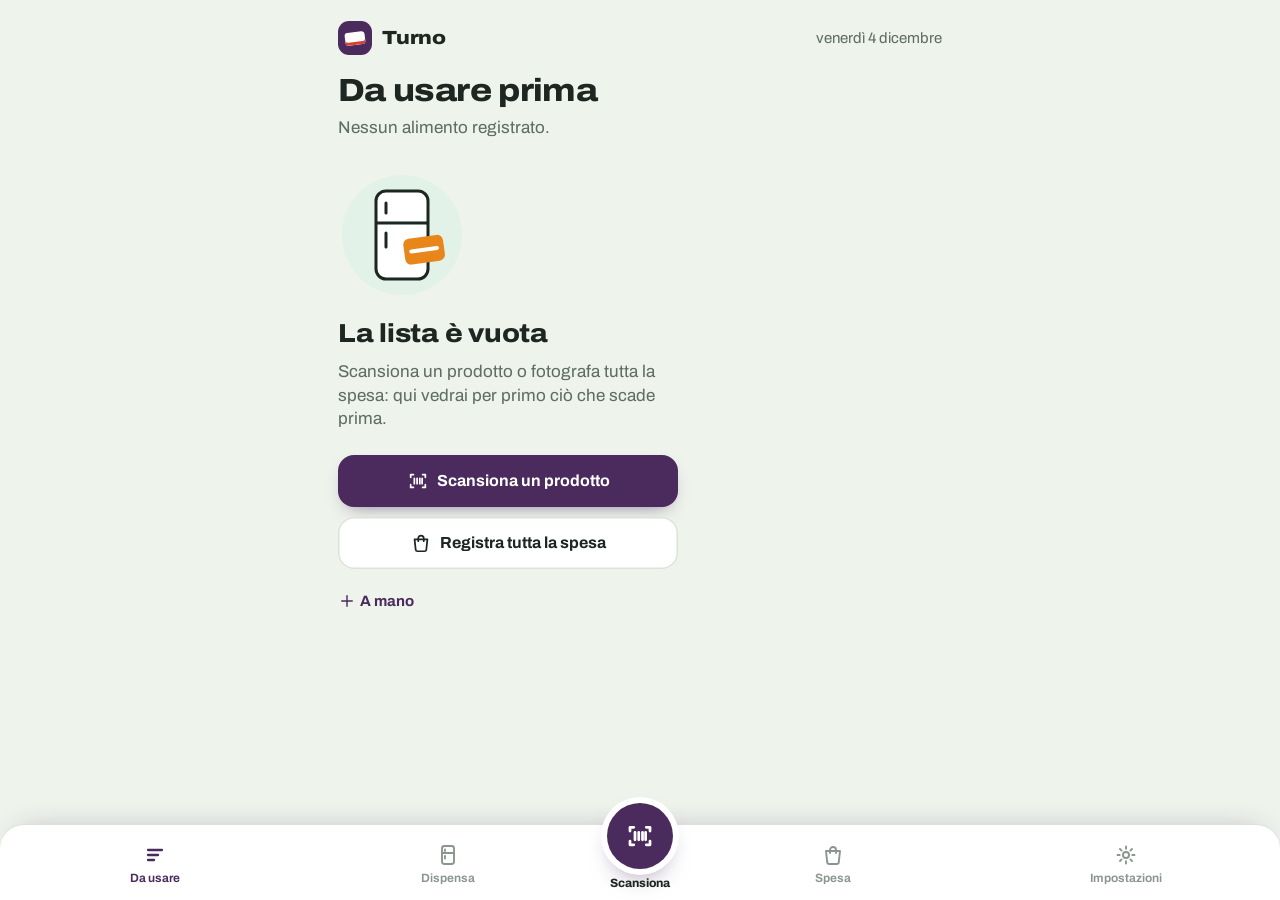
<file: index.html>
<!doctype html>
<html lang="it" data-theme="light">
<head>
  <meta charset="utf-8">
  <meta name="viewport" content="width=device-width, initial-scale=1, viewport-fit=cover">
  <title>Turno</title>
  <meta name="description" content="Scadenze degli alimenti di casa: prima ciò che scade prima.">
  <meta name="theme-color" content="#eef3ec">
  <meta name="apple-mobile-web-app-capable" content="yes">
  <meta name="mobile-web-app-capable" content="yes">
  <meta name="apple-mobile-web-app-status-bar-style" content="default">
  <meta name="apple-mobile-web-app-title" content="Turno">
  <meta name="format-detection" content="telephone=no">
  <link rel="manifest" href="manifest.webmanifest">
  <link rel="icon" href="icons/favicon-64.png" type="image/png" sizes="64x64">
  <link rel="apple-touch-icon" href="icons/apple-touch-icon.png">
  <link rel="preload" href="fonts/archivo.woff2" as="font" type="font/woff2" crossorigin>
  <link rel="stylesheet" href="css/app.css">
  <script type="module" src="js/app.js"></script>
</head>
<body>
  <div id="net" class="net" hidden></div>
  <div id="update" class="update" role="status" hidden></div>
  <main id="view" class="view"></main>
  <nav id="tabbar" class="tabbar" aria-label="Navigazione"></nav>
  <div id="overlay" class="overlay"></div>
  <div id="toast" class="toast" aria-live="polite"></div>
  <noscript>Turno richiede JavaScript attivo.</noscript>
</body>
</html>
</file>
<file: css/app.css>
/* Turno — stile «orto in frigo».
   Fondo salvia chiaro come il cassetto delle verdure, melanzana per le azioni,
   e tre colori di stato presi dall'orto, ognuno con un solo significato:
   pomodoro = scaduto o scade oggi · zucca = entro 3 giorni · basilico = in regola.
   Un'unica famiglia (Archivo) in tre larghezze: larga per i titoli, normale per il testo,
   stretta e pesante per le date sui bollini. */
@font-face {
  font-family: "Archivo";
  src: url("../fonts/archivo.woff2") format("woff2-variations"), url("../fonts/archivo.woff2") format("woff2");
  font-weight: 100 900;
  font-stretch: 62% 125%;
  font-display: swap;
}

:root {
  --bg: #eef3ec;
  --bg-2: #e3ebe1;
  --surface: #ffffff;
  --sunk: #f3f6f1;
  --ink: #1d2620;
  --ink-2: #5f6d63;
  --ink-3: #8a968d;
  --line: #dbe3d8;
  --action: #4b2a5e;
  --action-2: #6b3f84;
  --action-ink: #ffffff;
  --action-soft: #efe6f4;
  --red: #d8432f;  --red-soft: #fde6e1;  --red-ink: #a8291a;
  --orange: #e8861a; --orange-soft: #fdf0dc; --orange-ink: #965000;
  --green: #3c8f60; --green-soft: #e2f2e8; --green-ink: #22693f;
  --shadow: 0 1px 0 rgb(29 38 32 / .04), 0 10px 24px -16px rgb(75 42 94 / .35);
  --r-xs: 8px; --r-sm: 12px; --r-md: 16px; --r-lg: 24px;
  --tap: 48px;
  --safe-t: env(safe-area-inset-top, 0px);
  --safe-b: env(safe-area-inset-bottom, 0px);
  --tabbar-h: calc(78px + var(--safe-b));
  color-scheme: light;
}
:root[data-theme="dark"] {
  --bg: #141a17; --bg-2: #1b231f; --surface: #1f2824; --sunk: #18201c; --ink: #edf2ee; --ink-2: #a6b4aa; --ink-3: #7d8a81; --line: #2e3a33;
  --action: #c9a5e0; --action-2: #d9bdea; --action-ink: #24112f; --action-soft: #2e2236;
  --red-soft: #3b1f1a; --red-ink: #ff9c8c; --orange-soft: #3a2a14; --orange-ink: #ffc073; --green-soft: #1b3226; --green-ink: #8fd8ac;
  --shadow: 0 1px 0 rgb(0 0 0 / .3);
  color-scheme: dark;
}
@media (prefers-color-scheme: dark) {
  :root[data-theme="auto"] {
    --bg: #141a17; --bg-2: #1b231f; --surface: #1f2824; --sunk: #18201c; --ink: #edf2ee; --ink-2: #a6b4aa; --ink-3: #7d8a81; --line: #2e3a33;
    --action: #c9a5e0; --action-2: #d9bdea; --action-ink: #24112f; --action-soft: #2e2236;
    --red-soft: #3b1f1a; --red-ink: #ff9c8c; --orange-soft: #3a2a14; --orange-ink: #ffc073; --green-soft: #1b3226; --green-ink: #8fd8ac;
    --shadow: 0 1px 0 rgb(0 0 0 / .3);
    color-scheme: dark;
  }
}

* { box-sizing: border-box; }
html { -webkit-text-size-adjust: 100%; }
body {
  margin: 0; background: var(--bg); color: var(--ink);
  font-family: "Archivo", -apple-system, BlinkMacSystemFont, "Helvetica Neue", Arial, sans-serif;
  font-size: 16px; line-height: 1.4; font-stretch: 100%; font-weight: 420;
  -webkit-tap-highlight-color: transparent;
  overscroll-behavior-y: none;
}
button, input, select { font: inherit; color: inherit; }
button { cursor: pointer; }
a { color: inherit; }
[hidden] { display: none !important; }
:focus-visible { outline: 3px solid var(--action-2); outline-offset: 2px; }
.ic { width: 22px; height: 22px; fill: none; stroke: currentColor; stroke-width: 1.9; stroke-linecap: round; stroke-linejoin: round; flex: none; }
.muted { color: var(--ink-2); }
.small { font-size: 14px; }
em { font-style: normal; color: var(--ink-2); }

/* ---------- Struttura ---------- */
.view { min-height: 100dvh; padding: calc(var(--safe-t) + 12px) 18px calc(var(--tabbar-h) + 28px); max-width: 640px; margin: 0 auto; }
body.is-full .view { padding: 0; max-width: none; }
body.is-full .tabbar { display: none; }

.top { padding: 4px 0 2px; }
.top-row { display: flex; align-items: center; gap: 10px; min-height: 44px; }
.top h1 { font-size: 32px; line-height: 1.05; margin: 0; flex: 1; font-weight: 800; font-stretch: 112%; letter-spacing: -0.02em; overflow-wrap: anywhere; min-width: 0; }
.top-row h1 { font-size: 24px; }
.summary { margin: 8px 0 0; color: var(--ink-2); font-size: 17px; }
.brandrow { display: flex; align-items: center; gap: 10px; min-height: 44px; }
.brand-mark { width: 34px; height: 34px; border-radius: 11px; background: var(--action); display: grid; place-items: center; flex: none; }
.brand-mark span { width: 20px; height: 13px; border-radius: 3px; background: #fff; transform: rotate(-7deg); box-shadow: inset 0 -3px 0 var(--red); }
.wordmark { font-weight: 850; font-stretch: 115%; font-size: 19px; letter-spacing: -0.01em; }
.today { color: var(--ink-2); font-size: 15px; flex: 1; text-align: right; }
.top-home h1 { margin-top: 14px; }

.net { position: fixed; top: calc(var(--safe-t) + 6px); left: 50%; transform: translateX(-50%); z-index: 50; background: var(--ink); color: var(--bg); font-size: 13px; font-weight: 650; padding: 4px 12px; border-radius: 99px; }
body.is-full .net { display: none; }
.update { position: fixed; left: 12px; right: 12px; bottom: calc(var(--tabbar-h) + 10px); z-index: 40; display: flex; gap: 12px; align-items: center; justify-content: space-between; background: var(--surface); border-radius: var(--r-md); padding: 10px 12px 10px 16px; box-shadow: var(--shadow), 0 0 0 1px var(--line); }

/* ---------- Barra in basso: Scansiona al centro, rialzato ---------- */
.tabbar {
  position: fixed; left: 0; right: 0; bottom: 0; z-index: 20;
  display: grid; grid-template-columns: repeat(2, 1fr) 92px repeat(2, 1fr); align-items: end;
  padding: 8px 8px calc(8px + var(--safe-b));
  background: var(--surface);
  border-radius: var(--r-lg) var(--r-lg) 0 0;
  box-shadow: 0 -1px 0 var(--line), 0 -12px 30px -22px rgb(75 42 94 / .45);
}
.tab { display: flex; flex-direction: column; align-items: center; gap: 3px; text-decoration: none; font-size: 12px; font-weight: 650; color: var(--ink-3); min-height: 54px; justify-content: center; border-radius: var(--r-sm); }
.tab .ic { width: 24px; height: 24px; }
.tab[aria-current="page"] { color: var(--action); }
.tab[aria-current="page"] .ic { stroke-width: 2.3; }
.tab-scan { color: var(--ink) !important; font-weight: 750; gap: 6px; }
.tab-scan .scan-orb { width: 66px; height: 66px; margin-top: -30px; border-radius: 50%; background: var(--action); color: var(--action-ink); display: grid; place-items: center; box-shadow: 0 0 0 6px var(--surface), 0 12px 24px -8px rgb(75 42 94 / .6); }
.tab-scan .scan-orb .ic { width: 30px; height: 30px; stroke-width: 2.2; }

/* ---------- Pulsanti ---------- */
.btn { display: inline-flex; align-items: center; justify-content: center; gap: 8px; min-height: 52px; padding: 0 20px; border-radius: var(--r-md); border: 0; font-weight: 700; text-decoration: none; background: none; font-size: 16px; }
.btn-primary { background: var(--action); color: var(--action-ink); box-shadow: 0 8px 18px -10px rgb(75 42 94 / .7); }
.btn-primary:active { background: var(--action-2); }
.btn-ghost { background: var(--surface); color: var(--ink); box-shadow: inset 0 0 0 1.5px var(--line); }
.btn-soft { background: var(--action-soft); color: var(--action); }
.btn-danger { background: var(--red); color: #fff; }
.btn-danger-text { color: var(--red-ink); }
.btn-small { min-height: 40px; padding: 0 14px; font-size: 15px; border-radius: var(--r-sm); }
.btn-small .ic { width: 18px; height: 18px; }
.btn-block { width: 100%; }
.btn:disabled { opacity: .4; }
.btn-row { display: flex; gap: 8px; flex-wrap: wrap; }
.icon-btn { width: 44px; height: 44px; display: inline-grid; place-items: center; border-radius: 50%; border: 0; background: var(--surface); flex: none; box-shadow: inset 0 0 0 1.5px var(--line); }
.icon-btn.on-dark { color: #fff; background: rgb(0 0 0 / .42); box-shadow: none; }
.link-btn { display: inline-flex; align-items: center; gap: 4px; border: 0; background: none; padding: 8px 0; font-weight: 700; font-size: 15px; color: var(--action); min-height: 44px; }
.link-btn .ic { width: 18px; height: 18px; }

.chip { display: inline-flex; align-items: center; gap: 6px; min-height: 40px; padding: 0 14px; border-radius: 99px; border: 0; background: var(--surface); box-shadow: inset 0 0 0 1.5px var(--line); font-size: 15px; font-weight: 650; white-space: nowrap; color: var(--ink); }
.chip .ic { width: 18px; height: 18px; }
.chip[aria-selected="true"], .chip[aria-pressed="true"] { background: var(--ink); color: var(--bg); box-shadow: none; }
.chip-n { font-size: 13px; opacity: .7; font-variant-numeric: tabular-nums; font-weight: 600; }
.chip-sm { min-height: 34px; padding: 0 12px; font-size: 14px; }
.chips { display: flex; gap: 8px; overflow-x: auto; padding: 2px 18px 6px; scrollbar-width: none; margin: 0 -18px; }
.chips::-webkit-scrollbar { display: none; }
.chips-sub { padding-top: 2px; align-items: center; }
.chips-label { font-size: 14px; color: var(--ink-2); }

/* ---------- Riquadri di stato (anche filtri) ---------- */
.tiles { display: grid; grid-template-columns: repeat(3, minmax(0, 1fr)); gap: 10px; margin: 18px 0 6px; }
.tile { display: flex; flex-direction: column; align-items: flex-start; gap: 4px; padding: 14px 12px 12px; border-radius: var(--r-md); border: 0; text-align: left; position: relative; overflow: hidden; min-height: 94px; }
.tile-n { font-size: 38px; line-height: 1; font-weight: 800; font-stretch: 68%; font-variant-numeric: tabular-nums; }
.tile-l { font-size: 14px; font-weight: 700; line-height: 1.2; }
.tile::after { content: ""; position: absolute; right: -14px; top: -14px; width: 48px; height: 48px; border-radius: 50%; background: currentColor; opacity: .12; }
.tile-red { background: var(--red-soft); color: var(--red-ink); }
.tile-orange { background: var(--orange-soft); color: var(--orange-ink); }
.tile-green { background: var(--green-soft); color: var(--green-ink); }
.tile[aria-pressed="true"] { box-shadow: inset 0 0 0 2.5px currentColor; }
.tile.is-zero .tile-n { opacity: .4; }

/* ---------- Avvisi e ricerca ---------- */
.banners { display: grid; grid-template-columns: minmax(0, 1fr); gap: 8px; margin: 14px 0 4px; }
.banners:empty { display: none; }
.banner { display: flex; align-items: center; gap: 12px; min-height: 62px; padding: 10px 16px; border-radius: var(--r-md); border: 0; background: var(--surface); box-shadow: var(--shadow); text-align: left; }
.banner .ic { width: 26px; height: 26px; color: var(--action); }
.banner-text { flex: 1; min-width: 0; }
.banner-text strong { display: block; font-weight: 750; }
.banner-strong { background: var(--action); color: var(--action-ink); }
.banner-strong .ic { color: var(--action-ink); }
.banner-go { font-weight: 750; white-space: nowrap; }
.tools { position: sticky; top: 0; z-index: 5; background: var(--bg); margin: 12px -18px 0; padding: 6px 18px 2px; }
.search { display: flex; align-items: center; gap: 8px; background: var(--surface); border-radius: 99px; padding: 0 16px; margin: 0 0 8px; box-shadow: inset 0 0 0 1.5px var(--line); }
.search .ic { color: var(--ink-3); width: 20px; height: 20px; }
.search-in { border: 0 !important; background: none !important; padding-left: 0 !important; box-shadow: none !important; }

/* ---------- Lista ---------- */
.sec { margin-top: 20px; }
.sec-title { font-size: 18px; font-weight: 800; font-stretch: 110%; margin: 0 0 10px 2px; display: flex; gap: 8px; align-items: center; }
.sec-dot { width: 10px; height: 10px; border-radius: 50%; background: var(--ink-3); flex: none; }
.sec-expired .sec-dot, .sec-today .sec-dot { background: var(--red); }
.sec-soon .sec-dot { background: var(--orange); }
.sec-week .sec-dot, .sec-later .sec-dot { background: var(--green); }
.sec-n { font-variant-numeric: tabular-nums; font-weight: 600; color: var(--ink-3); font-size: 15px; font-stretch: 100%; }
.rows { list-style: none; margin: 0; padding: 0; display: grid; grid-template-columns: minmax(0, 1fr); gap: 10px; }
.row { display: flex; align-items: center; background: var(--surface); border-radius: 20px; box-shadow: var(--shadow); min-width: 0; padding: 8px; gap: 6px; }
.row-main { flex: 1; display: flex; gap: 14px; align-items: center; text-decoration: none; min-width: 0; min-height: 66px; }

/* Il bollino della data: la firma dell'app */
.stk { width: 78px; flex: none; display: flex; flex-direction: column; justify-content: center; align-items: center; padding: 8px 4px; border-radius: 14px; line-height: 1; min-height: 62px; background: var(--sunk); color: var(--ink); }
.stk-big { font-weight: 800; font-stretch: 66%; font-size: 26px; font-variant-numeric: tabular-nums lining-nums; letter-spacing: .01em; }
.stk-small { font-size: 12px; margin-top: 5px; font-weight: 700; white-space: nowrap; overflow: hidden; text-overflow: ellipsis; max-width: 100%; }
.lv-expired .stk, .lv-today .stk { background: var(--red); color: #fff; }
.lv-expired .stk { transform: rotate(-3deg); }
.lv-soon .stk { background: var(--orange); color: #fff; }
.lv-week .stk, .lv-later .stk { background: var(--green-soft); color: var(--green-ink); }
.lv-none .stk { background: transparent; box-shadow: inset 0 0 0 2px var(--line); color: var(--ink-3); }

.what { display: flex; flex-direction: column; min-width: 0; gap: 3px; flex: 1; }
.name { font-weight: 700; font-size: 17px; line-height: 1.22; overflow: hidden; overflow-wrap: anywhere; display: -webkit-box; -webkit-box-orient: vertical; -webkit-line-clamp: 2; }
.meta { font-size: 14px; color: var(--ink-2); display: flex; align-items: center; gap: 5px; min-width: 0; }
.meta .ic { width: 15px; height: 15px; color: var(--ink-3); }
.meta-t { overflow: hidden; text-overflow: ellipsis; white-space: nowrap; }
.tag { align-self: flex-start; font-size: 12px; font-weight: 700; border-radius: 99px; padding: 2px 9px; margin-top: 2px; }
.tag-todo { background: var(--action-soft); color: var(--action); }
.tag-open { background: var(--orange-soft); color: var(--orange-ink); }
.eat { flex: none; width: 64px; display: flex; flex-direction: column; align-items: center; justify-content: center; gap: 4px; border: 0; background: transparent; color: var(--ink-2); font-size: 11px; font-weight: 700; padding: 4px 0; }
.eat .ic { width: 40px; height: 40px; padding: 8px; border-radius: 50%; background: var(--sunk); color: var(--green-ink); stroke-width: 2.6; box-shadow: inset 0 0 0 1.5px var(--line); }
.eat:active .ic { background: var(--green); color: #fff; box-shadow: none; }
.eat:disabled { opacity: .35; }
.eat-alt .ic { color: var(--action); }

.empty { padding: 30px 0; }
.empty-art { width: 128px; height: 128px; margin: 0 0 16px; display: block; }
.empty-title { font-size: 26px; font-weight: 800; font-stretch: 110%; margin: 0 0 8px; letter-spacing: -0.01em; }
.empty-text { color: var(--ink-2); margin: 0 0 24px; max-width: 34ch; font-size: 17px; }
.empty-text.pad { padding: 24px 0; }
.empty-actions { display: grid; gap: 10px; max-width: 340px; }
.hint { color: var(--ink-2); font-size: 15px; margin: 12px 0; }

/* ---------- Dispensa (mappa per luogo e ripiano) ---------- */
.place { background: var(--surface); border-radius: var(--r-lg); box-shadow: var(--shadow); padding: 16px; margin-top: 14px; }
.place-head { display: flex; align-items: center; gap: 12px; }
.place-ic { width: 46px; height: 46px; border-radius: 15px; display: grid; place-items: center; background: var(--action-soft); color: var(--action); flex: none; }
.place-ic .ic { width: 26px; height: 26px; }
.place-title { font-size: 20px; font-weight: 800; font-stretch: 110%; margin: 0; }
.place-sub { flex: 1; min-width: 0; }
.place-count { font-size: 14px; color: var(--ink-2); font-weight: 600; }
.place-alert { font-size: 13px; font-weight: 700; color: var(--red-ink); background: var(--red-soft); border-radius: 99px; padding: 4px 10px; white-space: nowrap; }
.shelf { margin-top: 14px; padding-top: 12px; border-top: 1.5px dashed var(--line); }
.shelf-name { font-size: 14px; font-weight: 700; color: var(--ink-2); margin: 0 0 8px; }
.shelf-items { display: flex; flex-wrap: wrap; gap: 8px; }
.pill { display: inline-flex; align-items: center; gap: 7px; max-width: 100%; min-height: 40px; padding: 0 12px 0 10px; border-radius: 99px; background: var(--sunk); text-decoration: none; font-size: 15px; font-weight: 650; box-shadow: inset 0 0 0 1.5px var(--line); }
.pill-dot { width: 10px; height: 10px; border-radius: 50%; background: var(--ink-3); flex: none; }
.pill-name { overflow: hidden; text-overflow: ellipsis; white-space: nowrap; min-width: 0; }
.pill-date { font-size: 14px; font-weight: 800; font-stretch: 70%; color: var(--ink-2); font-variant-numeric: tabular-nums; flex: none; }
.pill.lv-expired, .pill.lv-today { background: var(--red-soft); box-shadow: none; }
.pill.lv-expired .pill-dot, .pill.lv-today .pill-dot { background: var(--red); }
.pill.lv-soon { background: var(--orange-soft); box-shadow: none; }
.pill.lv-soon .pill-dot { background: var(--orange); }
.pill.lv-week .pill-dot, .pill.lv-later .pill-dot { background: var(--green); }
.place-empty { color: var(--ink-3); font-size: 15px; margin: 12px 0 0; }

/* ---------- Scheda prodotto ---------- */
.detail-hero { display: flex; gap: 16px; align-items: center; margin-top: 14px; }
.detail-hero .stk { width: 98px; min-height: 86px; border-radius: 18px; }
.detail-hero .stk-big { font-size: 34px; }
.detail-name { font-size: 26px; font-weight: 800; font-stretch: 108%; line-height: 1.1; margin: 0; overflow-wrap: anywhere; letter-spacing: -0.01em; }
.detail-brand { color: var(--ink-2); margin: 4px 0 0; }
.detail-status { margin: 18px 0 0; font-size: 18px; font-weight: 750; }
.detail-status.lv-expired, .detail-status.lv-today { color: var(--red-ink); }
.detail-status.lv-soon { color: var(--orange-ink); }
.detail-status.lv-week, .detail-status.lv-later { color: var(--green-ink); }
.facts { background: var(--surface); border-radius: var(--r-lg); box-shadow: var(--shadow); margin: 14px 0 0; padding: 4px 16px; }
.fact { display: flex; justify-content: space-between; gap: 12px; padding: 13px 0; border-bottom: 1px solid var(--line); }
.fact:last-child { border-bottom: 0; }
.fact dt { color: var(--ink-2); white-space: nowrap; flex: none; }
.fact dd { margin: 0; font-weight: 700; text-align: right; overflow-wrap: anywhere; }
.actions-grid { display: grid; grid-template-columns: repeat(2, minmax(0, 1fr)); gap: 10px; margin-top: 16px; }
.act { display: flex; flex-direction: column; align-items: flex-start; gap: 10px; padding: 14px; border-radius: var(--r-md); border: 0; background: var(--surface); box-shadow: var(--shadow); text-align: left; font-weight: 750; font-size: 16px; min-height: 100px; color: var(--ink); }
.act .ic { width: 26px; height: 26px; padding: 6px; box-sizing: content-box; border-radius: 12px; background: var(--action-soft); color: var(--action); }
.act-main { background: var(--green); color: #fff; }
.act-main .ic { background: rgb(255 255 255 / .2); color: #fff; }
.act-waste .ic { background: var(--red-soft); color: var(--red-ink); }
.act-sub { display: block; font-size: 13px; font-weight: 550; color: var(--ink-2); margin-top: -6px; }
.act-main .act-sub { color: rgb(255 255 255 / .88); }
.more-list { margin-top: 18px; display: grid; gap: 2px; }
.more-list .btn { justify-content: flex-start; background: none; box-shadow: none; padding: 0 4px; min-height: 48px; font-weight: 650; }
.more-list .btn .ic { color: var(--ink-2); }
.more-list .btn-danger-text .ic { color: var(--red-ink); }
.days-row { display: flex; flex-wrap: wrap; gap: 8px; }

/* ---------- Moduli ---------- */
.page { display: grid; grid-template-columns: minmax(0, 1fr); gap: 14px; margin-top: 10px; }
.form { display: grid; grid-template-columns: minmax(0, 1fr); gap: 18px; }
.form-compact { gap: 14px; }
.field { display: grid; gap: 8px; }
.field-row { display: flex; gap: 12px; align-items: end; }
.grow { flex: 1; display: grid; gap: 8px; min-width: 0; }
.flabel { font-size: 15px; font-weight: 750; color: var(--ink); }
.flabel-sm { font-size: 14px; }
.in { width: 100%; min-height: 52px; border: 0; border-radius: var(--r-sm); background: var(--surface); padding: 0 14px; font-size: 17px; box-shadow: inset 0 0 0 1.5px var(--line); }
.in:focus, .dp-in:focus { outline: none; box-shadow: inset 0 0 0 2px var(--action); }
.in-sm { font-size: 16px; }
.in-xs { width: 68px; text-align: center; font-size: 17px; }
.in-big { font-size: 26px; font-weight: 750; font-stretch: 75%; letter-spacing: .06em; font-variant-numeric: tabular-nums; text-align: center; }
.in-row { min-height: 40px; box-shadow: none; background: none; padding: 0; font-weight: 700; }
.in-row:focus { background: var(--sunk); padding: 0 8px; }
select.in { appearance: none; -webkit-appearance: none; padding-right: 30px; background-image: linear-gradient(45deg, transparent 50%, var(--ink-2) 50%), linear-gradient(135deg, var(--ink-2) 50%, transparent 50%); background-position: calc(100% - 18px) 50%, calc(100% - 13px) 50%; background-size: 5px 5px; background-repeat: no-repeat; width: auto; }
.form-err { color: var(--red-ink); font-size: 15px; font-weight: 650; margin: 0; }
.form-err:empty { display: none; }

.datef { border: 0; padding: 0; margin: 0; display: grid; gap: 10px; min-width: 0; }
.datef legend { padding: 0; margin-bottom: 8px; }
.dparts { display: flex; align-items: flex-end; gap: 6px; }
.dp { display: grid; gap: 4px; }
.dp-lab { font-size: 13px; color: var(--ink-2); padding-left: 4px; font-weight: 600; }
.dp-in { width: 2.2ch; min-height: 64px; border: 0; border-radius: var(--r-md); background: var(--surface); text-align: center; font-size: 36px; font-weight: 800; font-stretch: 66%; font-variant-numeric: tabular-nums; padding: 0 12px; box-sizing: content-box; box-shadow: inset 0 0 0 1.5px var(--line); }
.dp-y { width: 4.2ch; }
.dp-sep { font-size: 30px; font-weight: 300; color: var(--ink-3); padding-bottom: 12px; }
.from-ocr .dp-in { background: var(--action-soft); box-shadow: inset 0 0 0 2px var(--action); }
.has-error .dp-in { box-shadow: inset 0 0 0 2px var(--red); }
.is-nodate .dparts { opacity: .35; }
.dnote { margin: 0; font-size: 15px; color: var(--ink-2); }
.dnote.is-error { color: var(--red-ink); font-weight: 650; }
.dnote.is-warn { color: var(--orange-ink); font-weight: 650; }
.row-end { display: flex; justify-content: flex-start; }
.row-start { display: flex; }
.scanbox { display: grid; gap: 8px; margin-top: 6px; padding: 14px; border-radius: var(--r-md); background: var(--action-soft); }
.scanbox .flabel { color: var(--action); }

.seg { display: flex; background: var(--bg-2); border-radius: 99px; padding: 4px; gap: 4px; }
.seg-btn { flex: 1; min-height: 42px; border: 0; border-radius: 99px; background: none; font-size: 15px; font-weight: 700; color: var(--ink-2); padding: 0 6px; }
.seg-btn[aria-checked="true"] { background: var(--surface); color: var(--ink); box-shadow: 0 2px 8px -3px rgb(29 38 32 / .3); }
.seg.is-disabled { opacity: .45; pointer-events: none; }

.qty { display: flex; align-items: center; border-radius: 99px; background: var(--surface); box-shadow: inset 0 0 0 1.5px var(--line); }
.qty-btn { width: 46px; height: 48px; border: 0; background: none; display: grid; place-items: center; }
.qty-val { min-width: 2ch; text-align: center; font-weight: 800; font-size: 20px; font-variant-numeric: tabular-nums; }
.openbox { display: grid; gap: 10px; margin-top: 10px; }
.inline { display: flex; align-items: center; gap: 8px; flex-wrap: wrap; }
.inline .in-sm { width: auto; }
.page-actions { position: sticky; bottom: calc(var(--tabbar-h) + 8px); display: grid; gap: 8px; margin-top: 20px; padding-top: 10px; background: linear-gradient(transparent, var(--bg) 30%); }
.page-more { display: grid; gap: 6px; margin-top: 28px; }
.page-more .btn { justify-content: flex-start; }

/* ---------- Impostazioni ---------- */
.card { background: var(--surface); border-radius: var(--r-lg); box-shadow: var(--shadow); padding: 18px; margin-top: 14px; display: grid; gap: 12px; }
.card-title { font-size: 19px; font-weight: 800; font-stretch: 108%; margin: 0; }
.card p { margin: 0; max-width: 60ch; }
.set-row { display: flex; justify-content: space-between; align-items: center; gap: 12px; min-height: 44px; }
.set-name { font-weight: 700; }
.set-side { display: flex; align-items: center; gap: 8px; flex: none; }
.res-status { font-size: 14px; font-weight: 700; }
.st-ready { color: var(--green-ink); }
.st-error { color: var(--red-ink); }
.switch { width: 24px; height: 24px; accent-color: var(--action); }
.stats { display: grid; grid-template-columns: 1fr auto; gap: 8px 12px; margin: 0; font-size: 16px; }
.stats dd { margin: 0; font-weight: 800; text-align: right; font-variant-numeric: tabular-nums; }

/* ---------- Avvisi temporanei e fogli ---------- */
.toast { position: fixed; left: 12px; right: 12px; bottom: calc(var(--tabbar-h) + 12px); z-index: 80; display: flex; justify-content: center; pointer-events: none; opacity: 0; visibility: hidden; transform: translateY(8px); transition: opacity .15s, transform .15s, visibility 0s .15s; }
body.is-full .toast { bottom: auto; top: calc(var(--safe-t) + 64px); transform: translateY(-8px); }
.toast.show { opacity: 1; visibility: visible; transform: none; transition: opacity .15s, transform .15s; }
.toast-box { pointer-events: auto; display: flex; align-items: center; gap: 12px; background: var(--ink); color: var(--bg); border-radius: var(--r-md); padding: 6px 6px 6px 16px; min-height: 56px; max-width: 520px; width: 100%; box-shadow: 0 16px 30px -18px rgb(0 0 0 / .6); }
.toast-msg { flex: 1; font-size: 16px; }
.toast-act { min-height: 44px; padding: 0 16px; border: 0; border-radius: var(--r-sm); background: var(--bg); color: var(--ink); font-weight: 800; }

.overlay { position: fixed; inset: 0; z-index: 60; pointer-events: none; }
.sheet-wrap { position: absolute; inset: 0; pointer-events: auto; }
.sheet-backdrop { position: absolute; inset: 0; background: rgb(20 14 26 / .45); opacity: 0; transition: opacity .16s; }
.sheet { position: absolute; left: 0; right: 0; bottom: 0; max-height: 88dvh; overflow-y: auto; -webkit-overflow-scrolling: touch;
  background: var(--bg); color: var(--ink); border-radius: var(--r-lg) var(--r-lg) 0 0; padding: 10px 18px calc(16px + var(--safe-b));
  transform: translateY(24px); opacity: 0; transition: transform .18s ease-out, opacity .16s; max-width: 640px; margin: 0 auto; display: grid; gap: 14px; }
.sheet::before { content: ""; justify-self: center; width: 42px; height: 5px; border-radius: 99px; background: var(--line); }
.sheet-tall { max-height: 92dvh; }
.sheet-wrap.open .sheet-backdrop { opacity: 1; }
.sheet-wrap.open .sheet { transform: none; opacity: 1; }
.sheet-wrap.closing .sheet { transform: translateY(24px); opacity: 0; }
.sheet-wrap.closing .sheet-backdrop { opacity: 0; }
.sheet-head { display: flex; align-items: center; gap: 8px; }
.sheet-title { font-size: 23px; font-weight: 800; font-stretch: 108%; margin: 0; flex: 1; min-width: 0; overflow-wrap: anywhere; line-height: 1.12; }
.sheet-text { margin: 0; color: var(--ink-2); }
.sheet-actions { display: grid; gap: 8px; margin-top: 4px; }
.sheet-actions.sticky { position: sticky; bottom: calc(-16px - var(--safe-b)); background: var(--bg); padding: 10px 0 calc(8px + var(--safe-b)); margin-bottom: calc(-16px - var(--safe-b)); }

.choices { display: grid; gap: 10px; }
.choice { display: grid; grid-template-columns: auto 1fr; gap: 2px 14px; text-align: left; padding: 14px 16px; border-radius: var(--r-md); border: 0; background: var(--surface); box-shadow: var(--shadow); color: var(--ink); }
.choice.is-top { box-shadow: inset 0 0 0 2px var(--action), var(--shadow); }
.choice-date { font-size: 30px; font-weight: 800; font-stretch: 66%; font-variant-numeric: tabular-nums; grid-row: span 2; align-self: center; }
.choice-kind { font-weight: 750; align-self: center; }
.choice-ctx { font-size: 14px; color: var(--ink-2); overflow-wrap: anywhere; }

/* ---------- Scanner ---------- */
.scanner { position: fixed; inset: 0; background: #0d0a10; color: #fff; z-index: 30; overflow: hidden; }
.scan-stage { position: absolute; inset: 0; }
.scan-video, .scan-still { position: absolute; inset: 0; width: 100%; height: 100%; object-fit: cover; }
.scan-still { background: #000; }
.scan-frame { --c: #fff; --l: 34px; --t: 5px;
  position: absolute; left: 50%; top: 40%; transform: translate(-50%, -50%); border-radius: 6px;
  box-shadow: 0 0 0 200vmax rgb(13 10 16 / .55);
  background:
    linear-gradient(var(--c) 0 0) top left / var(--l) var(--t), linear-gradient(var(--c) 0 0) top left / var(--t) var(--l),
    linear-gradient(var(--c) 0 0) top right / var(--l) var(--t), linear-gradient(var(--c) 0 0) top right / var(--t) var(--l),
    linear-gradient(var(--c) 0 0) bottom left / var(--l) var(--t), linear-gradient(var(--c) 0 0) bottom left / var(--t) var(--l),
    linear-gradient(var(--c) 0 0) bottom right / var(--l) var(--t), linear-gradient(var(--c) 0 0) bottom right / var(--t) var(--l);
  background-repeat: no-repeat;
  transition: width .2s, height .2s; }
.scan-frame[data-mode="barcode"] { width: min(80vw, 360px); height: 160px; }
.scan-frame[data-mode="date"] { width: min(90vw, 440px); height: 128px; --l: 24px; }
.scan-frame[data-mode="photo"] { width: calc(100vw - 32px); height: 62dvh; top: 46%; box-shadow: 0 0 0 200vmax rgb(13 10 16 / .25); }
.scan-line { position: absolute; left: 12%; right: 12%; top: 50%; height: 2px; background: rgb(255 90 70 / .9); border-radius: 2px; }
.scan-frame[data-mode="date"] .scan-line, .scan-frame[data-mode="photo"] .scan-line { display: none; }
.scan-top { position: absolute; top: 0; left: 0; right: 0; padding: calc(var(--safe-t) + 8px) 10px 12px; display: flex; align-items: flex-start; gap: 8px; background: linear-gradient(rgb(13 10 16 / .7), transparent); }
.scan-title { flex: 1; min-width: 0; padding-top: 4px; }
.scan-top-right { display: flex; gap: 6px; flex: none; }
.tools-row { display: flex; gap: 6px; align-items: center; }
.steps { display: flex; gap: 6px; align-items: center; font-size: 15px; flex-wrap: wrap; }
.step { opacity: .6; font-weight: 700; padding: 4px 10px; border-radius: 99px; }
.step.is-on { opacity: 1; background: rgb(255 255 255 / .18); }
.step-sep { opacity: .4; }
.step-count { margin-left: 4px; font-size: 14px; opacity: .85; }
.prod-chip { display: grid; grid-template-columns: minmax(0, 1fr); gap: 2px; min-width: 0; }
.prod-name { font-weight: 750; font-size: 18px; overflow: hidden; text-overflow: ellipsis; white-space: nowrap; }
.prod-note { font-size: 14px; opacity: .85; }
.qhead { display: grid; gap: 8px; }
.qbar { height: 5px; background: rgb(255 255 255 / .22); border-radius: 4px; overflow: hidden; }
.qbar span { display: block; height: 100%; background: #fff; border-radius: 4px; }
.qline { display: flex; align-items: center; gap: 10px; min-width: 0; }
.qpos { font-variant-numeric: tabular-nums; opacity: .85; flex: none; font-weight: 700; }
.qline .prod-name { flex: 1; min-width: 0; }
.scan-mid { position: absolute; left: 16px; right: 16px; top: calc(40% + 92px); display: grid; gap: 8px; justify-items: center; text-align: center; pointer-events: none; }
.scan-msg { font-size: 17px; font-weight: 650; text-shadow: 0 1px 6px rgb(0 0 0 / .8); max-width: 34ch; }
.scan-msg.is-warn { background: rgb(255 255 255 / .96); color: #1d2620; padding: 12px 16px; border-radius: var(--r-md); text-shadow: none; box-shadow: 0 10px 30px -10px rgb(0 0 0 / .6); }
.scan-msg.is-ok { color: #fff; }
.scan-msg.is-busy::after { content: ""; display: inline-block; width: 13px; height: 13px; margin-left: 8px; border: 2.5px solid #fff; border-right-color: transparent; border-radius: 50%; animation: spin .8s linear infinite; vertical-align: -1px; }
.msg-tips { display: block; margin-top: 4px; font-size: 14px; font-weight: 500; color: #5f6d63; }
@keyframes spin { to { transform: rotate(360deg); } }
.res-pill { font-size: 14px; background: rgb(0 0 0 / .6); padding: 5px 12px; border-radius: 99px; }
.res-pill.is-warn { box-shadow: inset 0 0 0 1.5px rgb(255 255 255 / .6); }
.scan-bottom { position: absolute; left: 0; right: 0; bottom: 0; padding: 20px 12px calc(16px + var(--safe-b)); background: linear-gradient(transparent, rgb(13 10 16 / .78) 35%); }
.scan-actions { display: flex; align-items: center; justify-content: space-between; gap: 10px; flex-wrap: wrap; }
.scan-actions:has(> .shutter) { display: grid; grid-template-columns: 1fr auto 1fr; }
.scan-actions:has(> .shutter) > .pill:first-child { justify-self: start; }
.scan-actions:has(> .shutter) > .pill:last-of-type { justify-self: end; }
.scanner .pill { display: inline-flex; align-items: center; gap: 6px; min-height: 48px; padding: 0 16px; border-radius: 99px; border: 0; background: rgb(255 255 255 / .17); color: #fff; font-weight: 700; font-size: 15px; -webkit-backdrop-filter: blur(10px); backdrop-filter: blur(10px); box-shadow: none; }
.scanner .pill .ic { width: 20px; height: 20px; }
.scanner .pill-primary { background: #fff; color: #2c1838; }
.scanner .pill-sm { min-height: 38px; padding: 0 12px; font-size: 14px; flex: none; }
.shutter { width: 82px; height: 82px; border-radius: 50%; border: 4px solid #fff; background: none; padding: 5px; display: grid; }
.shutter span { border-radius: 50%; background: #fff; }
.shutter:active span { transform: scale(.92); }
.shutter:disabled { opacity: .35; }
.shutter.is-busy span { background: #c9a5e0; animation: pulse 1s ease-in-out infinite; }
@keyframes pulse { 50% { opacity: .5; } }
.scan-fallback { position: absolute; left: 24px; right: 24px; top: 26%; display: grid; gap: 8px; }
.fb-title { font-size: 24px; font-weight: 800; font-stretch: 108%; margin: 0; }
.fb-text { margin: 0; opacity: .85; }
.scan-overlay { position: absolute; inset: 0; pointer-events: none; z-index: 5; }
.scan-overlay .sheet { color: var(--ink); }
.fs-host { position: fixed; inset: 0; z-index: 35; }
.pick { position: absolute; inset: 0; background: #000; pointer-events: auto; display: grid; grid-template-rows: 1fr auto auto; padding: calc(var(--safe-t) + 8px) 12px calc(14px + var(--safe-b)); gap: 10px; }
.pick-stage { position: relative; min-height: 0; }
.pick-img { position: absolute; inset: 0; width: 100%; height: 100%; object-fit: contain; }
.pick-mark { position: absolute; border: 3px solid #fff; border-radius: 6px; box-shadow: 0 0 0 200vmax rgb(0 0 0 / .45); }
.pick-hint { margin: 0; text-align: center; font-size: 18px; font-weight: 700; }
.pick-actions { display: flex; justify-content: space-between; gap: 10px; }

/* ---------- Spesa intera ---------- */
.photo-wrap { position: relative; margin: 12px 0 0; border-radius: var(--r-lg); overflow: hidden; background: #000; }
.photo-wrap img { display: block; width: 100%; max-height: 42dvh; object-fit: contain; }
.mark { position: absolute; transform: translate(-50%, -50%); min-width: 30px; height: 30px; padding: 0 7px; border-radius: 99px; background: #fff; color: #2c1838; font-weight: 850; font-size: 15px; display: grid; place-items: center; box-shadow: 0 0 0 2.5px #4b2a5e; }
.mark.is-sel { background: #4b2a5e; color: #fff; box-shadow: 0 0 0 2.5px #fff; }
.rows-batch { margin-bottom: 12px; }
.brow { align-items: center; padding: 8px 6px 8px 8px; gap: 10px; }
.sel { width: 44px; height: 44px; border-radius: 14px; border: 0; background: var(--sunk); box-shadow: inset 0 0 0 1.5px var(--line); display: grid; place-items: center; flex: none; font-weight: 850; font-stretch: 75%; font-size: 18px; font-variant-numeric: tabular-nums; color: var(--ink); }
.sel[aria-checked="true"] { background: var(--action); color: var(--action-ink); box-shadow: none; }
.add-row { display: flex; gap: 8px; flex-wrap: wrap; margin-bottom: 16px; }
.footer-bar { position: sticky; bottom: 0; margin: 0 -18px; padding: 14px 18px calc(12px + var(--safe-b)); background: var(--surface); border-radius: var(--r-lg) var(--r-lg) 0 0; box-shadow: 0 -12px 30px -22px rgb(75 42 94 / .45); display: grid; gap: 10px; }
.assign { display: grid; gap: 6px; }
.assign-head { display: flex; justify-content: space-between; align-items: center; }
.sel-info { font-weight: 750; font-size: 16px; }
.assign-label { font-size: 14px; color: var(--ink-2); }
body.is-full .view > .top, body.is-full .view > .hint, body.is-full .view > .rows, body.is-full .view > .add-row, body.is-full .view > .photo-wrap, body.is-full .view > .done { margin-left: 18px; margin-right: 18px; }
body.is-full .view > .top { padding-top: calc(var(--safe-t) + 8px); }
body.is-full .view > .footer-bar { margin: 0; }
.done { padding: calc(var(--safe-t) + 64px) 0 32px; }
.done h1 { margin: 0 0 8px; font-size: 32px; font-weight: 800; font-stretch: 112%; }

@media (prefers-reduced-motion: reduce) { * { transition: none !important; animation: none !important; } .lv-expired .stk { transform: none; } }
</file>
